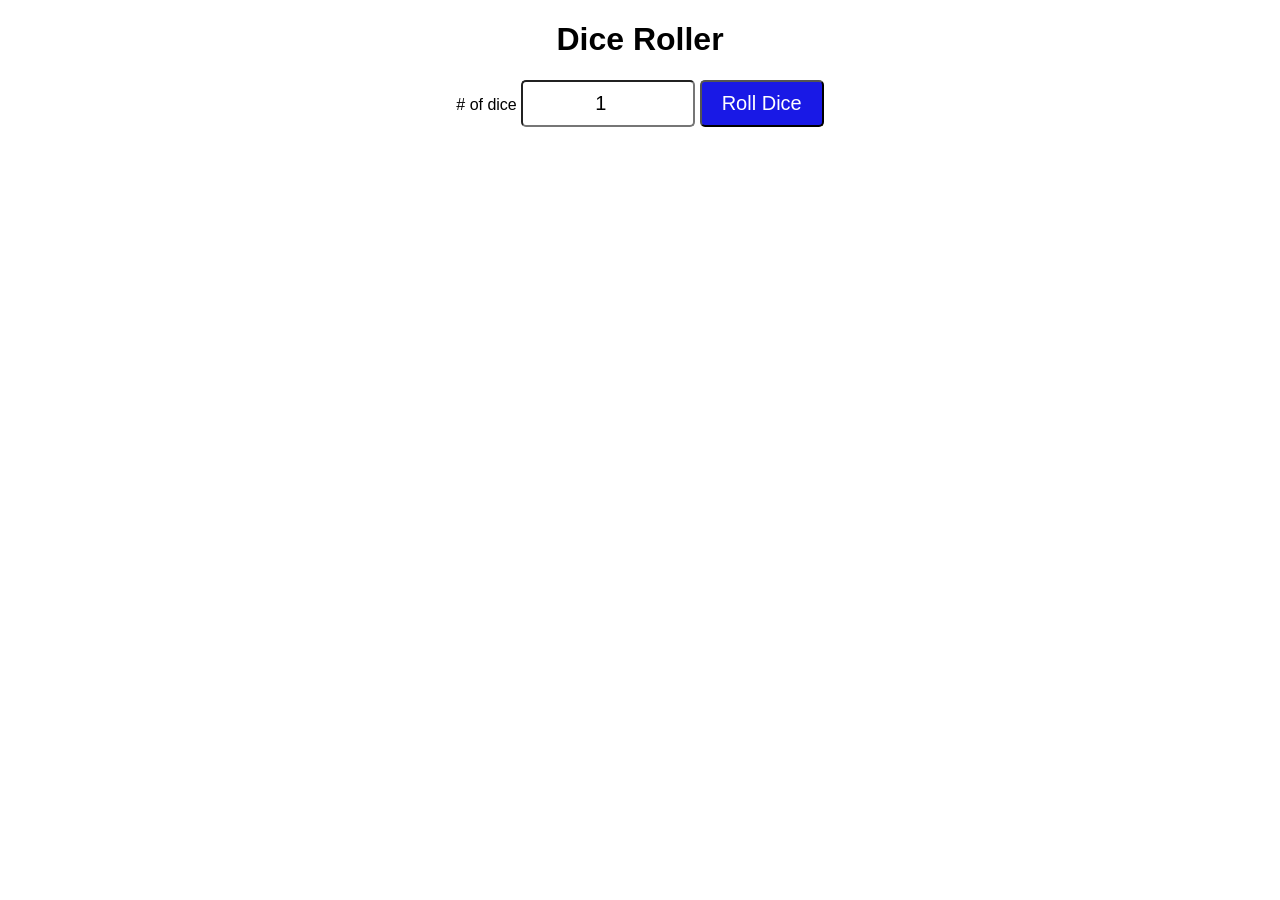
<file: dice-Roller/index.html>
<!doctype html>
<html lang="en">
  <head>
    <meta charset="UTF-8" />
    <meta name="viewport" content="width=device-width, initial-scale=1.0" />
    <title>Dice Roller</title>
    <style>
      #container {
        font-family: sans-serif;
        text-align: center;
      }
      input {
        width: 150px;
        padding: 10px;
        border-radius: 5px;
        text-align: center;
        font-size: 20px;
      }
      button {
        padding: 10px 20px;
        border-radius: 5px;
        background-color: hsl(240, 80%, 50%);
        color: white;
        font-size: 20px;
        font-weight: 500;
      }
      #diceResult {
        margin-top: 10px;
        font-size: 20px;
      }
    </style>
  </head>
  <body>
    <div id="container">
      <h1>Dice Roller</h1>
      <label># of dice</label>
      <input type="number" id="dice-number" value="1" min="1" />
      <button onclick="rollDice()">Roll Dice</button>
      <div id="diceResult"></div>
      <div id="diceImage"></div>
    </div>
  </body>
  <script src="dice.js"></script>
</html>
</file>
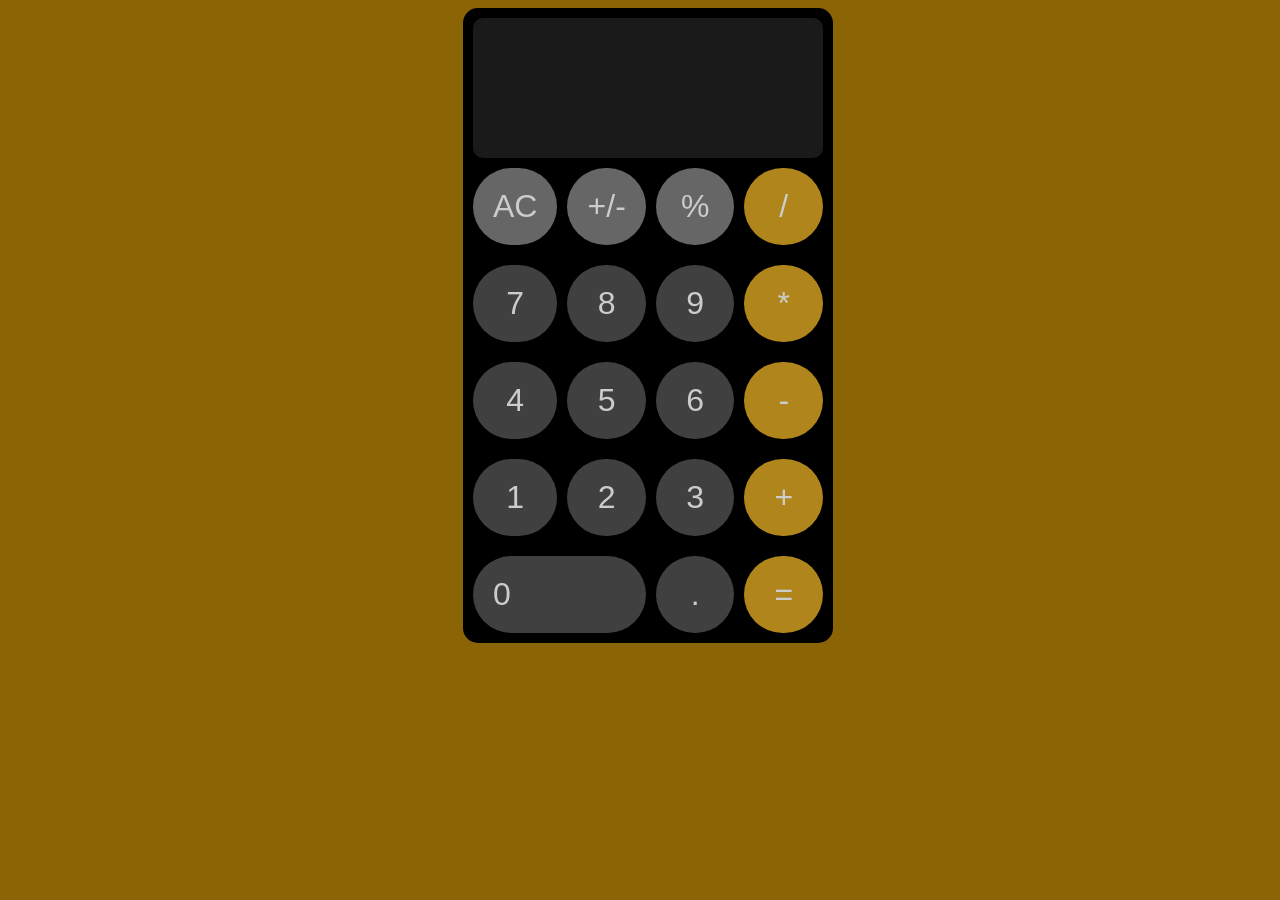
<file: calculate.html>
<!doctype html>
<html lang="en">
  <head>
    <meta charset="UTF-8" />
    <meta name="viewport" content="width=device-width, initial-scale=1.0" />
    <title>Calculate</title>
    <style>
      body {
        font-family: sans-serif;
        display: flex;
        justify-content: center;
        width: 100vw;
        background-color: rgb(138, 100, 5);
      }
      .container {
        max-width: 350px;
        border-radius: 15px;
        padding: 10px;
        display: flex;
        flex-direction: column;
        align-items: center;
        background-color: hsl(0, 0%, 0%);
      }
      .display {
        padding: 50px 0px;
        border: none;
        border-radius: 10px;
        font-size: 2.2rem;
        width: 100%;
        color: white;
        background-color: hsl(0, 0%, 10%);
      }
      .calculate {
        display: grid;
        grid-template-columns: repeat(4, 1fr);
        grid-gap: 10px;
      }
      .calculate button:nth-child(17) {
        text-align: left;
        grid-column: 2 span;
      }
      .bccGrey {
        background-color: hsl(0, 0%, 40%);
      }
      .bccGold {
        background-color: hsl(43, 73%, 40%);
      }
      .bccGold:hover {
        background-color: hsl(43, 68%, 49%);
      }
      button {
        margin-top: 10px;
        padding: 20px;
        font-size: 2rem;
        border-radius: 50px;
        border: none;
        background-color: hsl(0, 0%, 25%);
        color: hsl(0, 0%, 80%);
      }
      button:hover {
        color: hsl(0, 0%, 80%);
        background-color: hsl(0, 0%, 35%);
      }
    </style>
  </head>
  <body>
    <div class="container">
      <input class="display" readonly />
      <div class="calculate">
        <button onclick="clearDisplay()" class="bccGrey">AC</button>
        <button onclick="AppendToDisplay('+/-')" class="bccGrey">+/-</button>
        <button onclick="AppendToDisplay('%')" class="bccGrey">%</button>
        <button onclick="AppendToDisplay('/')" class="bccGold">/</button>
        <button onclick="AppendToDisplay('7')">7</button>
        <button onclick="AppendToDisplay('8')">8</button>
        <button onclick="AppendToDisplay('9')">9</button>
        <button onclick="AppendToDisplay('*')" class="bccGold">*</button>
        <button onclick="AppendToDisplay('4')">4</button>
        <button onclick="AppendToDisplay('5')">5</button>
        <button onclick="AppendToDisplay('6')">6</button>
        <button onclick="AppendToDisplay('-')" class="bccGold">-</button>
        <button onclick="AppendToDisplay('1')">1</button>
        <button onclick="AppendToDisplay('2')">2</button>
        <button onclick="AppendToDisplay('3')">3</button>
        <button onclick="AppendToDisplay('+')" class="bccGold">+</button>
        <button onclick="AppendToDisplay('0')">0</button>
        <button onclick="AppendToDisplay('.')">.</button>
        <button onclick="Total()" class="bccGold">=</button>
      </div>
    </div>
  </body>
  <script>
    const display = document.querySelector(".display");

    function AppendToDisplay(input) {
      display.value += input;
    }
    function clearDisplay() {
      display.value = "";
    }
    function Total() {
      try {
        display.value = eval(display.value);
      } catch (error) {
        display.value = "Error";
      }
    }
  </script>
</html>
</file>
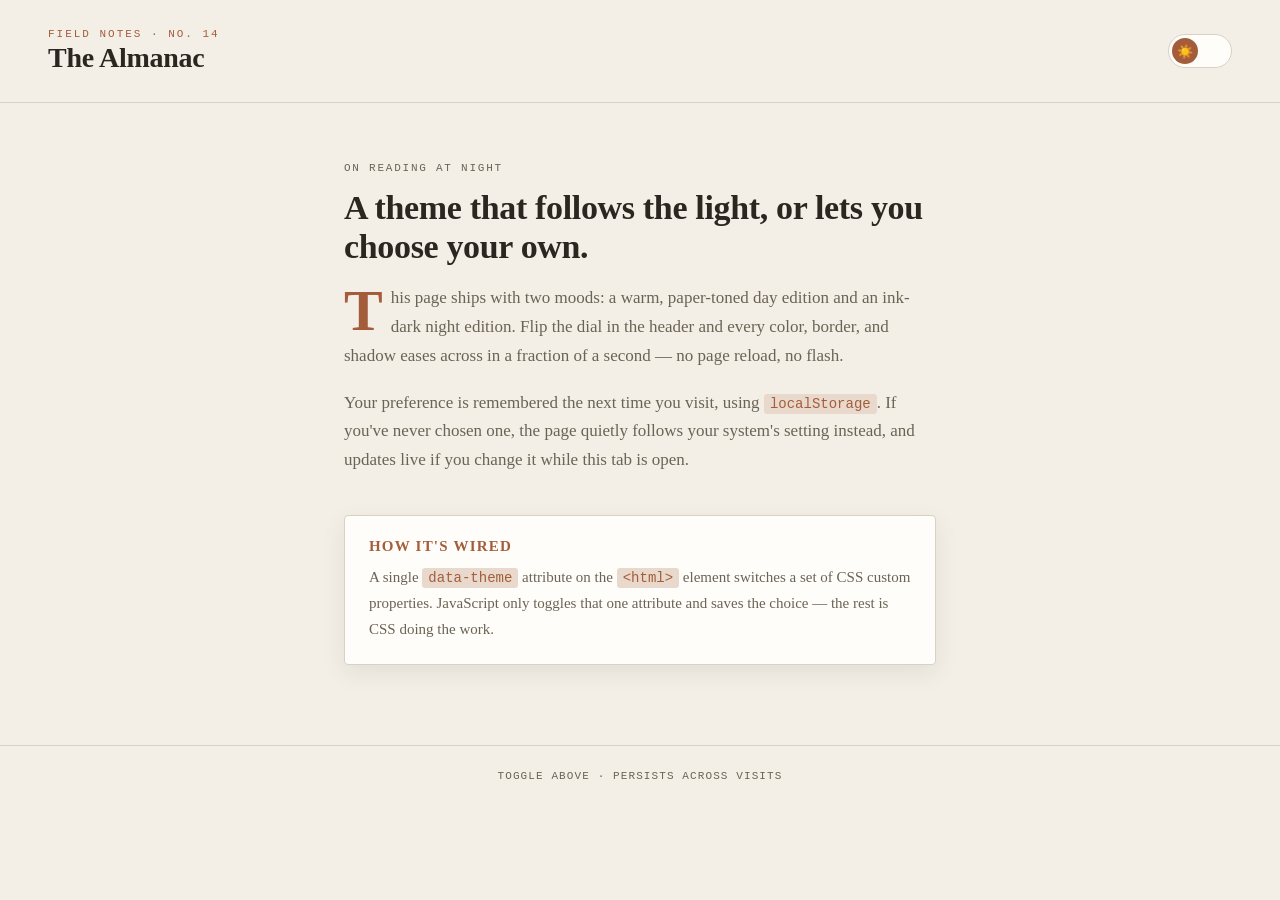
<file: darkmode.html>
<!doctype html>
<html lang="en">
  <head>
    <meta charset="UTF-8" />
    <meta name="viewport" content="width=device-width, initial-scale=1.0" />
    <title>Field Notes — Dark Mode Demo</title>
    <style>
      :root {
        --paper: #f3efe6;
        --ink: #2b2620;
        --ink-soft: #6b6355;
        --rule: #d9d2c2;
        --accent: #a45d3b;
        --accent-soft: #e8d9cc;
        --card: #fffdf9;
        --shadow: rgba(43, 38, 32, 0.08);
        --transition: 320ms cubic-bezier(0.4, 0, 0.2, 1);
      }

      [data-theme="dark"] {
        --paper: #14161b;
        --ink: #e9e4d8;
        --ink-soft: #9a9488;
        --rule: #2e323b;
        --accent: #e0a15e;
        --accent-soft: #2a2418;
        --card: #1b1e25;
        --shadow: rgba(0, 0, 0, 0.35);
      }

      * {
        box-sizing: border-box;
      }

      body {
        margin: 0;
        font-family: "Iowan Old Style", "Palatino Linotype", Georgia, serif;
        background: var(--paper);
        color: var(--ink);
        transition:
          background var(--transition),
          color var(--transition);
        min-height: 100vh;
      }

      header {
        display: flex;
        justify-content: space-between;
        align-items: center;
        padding: 28px 48px;
        border-bottom: 1px solid var(--rule);
        transition: border-color var(--transition);
      }

      .masthead {
        display: flex;
        flex-direction: column;
        gap: 2px;
      }

      .masthead .eyebrow {
        font-family: "Courier New", monospace;
        font-size: 11px;
        letter-spacing: 0.18em;
        text-transform: uppercase;
        color: var(--accent);
      }

      .masthead h1 {
        margin: 0;
        font-size: 28px;
        font-weight: 600;
        letter-spacing: -0.01em;
      }

      /* Toggle switch styled as a sun/moon dial */
      .dial {
        position: relative;
        width: 64px;
        height: 34px;
        border-radius: 999px;
        background: var(--card);
        border: 1px solid var(--rule);
        cursor: pointer;
        transition:
          background var(--transition),
          border-color var(--transition);
        flex-shrink: 0;
      }

      .dial-knob {
        position: absolute;
        top: 3px;
        left: 3px;
        width: 26px;
        height: 26px;
        border-radius: 50%;
        background: var(--accent);
        display: flex;
        align-items: center;
        justify-content: center;
        font-size: 13px;
        transition:
          transform var(--transition),
          background var(--transition);
      }

      [data-theme="dark"] .dial-knob {
        transform: translateX(30px);
      }

      main {
        max-width: 640px;
        margin: 0 auto;
        padding: 56px 24px 80px;
      }

      .kicker {
        font-family: "Courier New", monospace;
        font-size: 11px;
        letter-spacing: 0.16em;
        text-transform: uppercase;
        color: var(--ink-soft);
        margin-bottom: 10px;
      }

      h2 {
        font-size: 34px;
        line-height: 1.15;
        margin: 0 0 18px;
        letter-spacing: -0.01em;
      }

      p {
        font-size: 17px;
        line-height: 1.7;
        color: var(--ink-soft);
        margin: 0 0 18px;
      }

      .drop-cap::first-letter {
        float: left;
        font-size: 58px;
        line-height: 46px;
        padding: 4px 8px 0 0;
        color: var(--accent);
        font-weight: 700;
      }

      .card {
        margin-top: 40px;
        background: var(--card);
        border: 1px solid var(--rule);
        border-radius: 4px;
        padding: 22px 24px;
        box-shadow: 0 8px 24px var(--shadow);
        transition:
          background var(--transition),
          border-color var(--transition),
          box-shadow var(--transition);
      }

      .card h3 {
        margin: 0 0 10px;
        font-size: 15px;
        text-transform: uppercase;
        letter-spacing: 0.08em;
        color: var(--accent);
      }

      .card p {
        margin: 0;
        font-size: 15px;
      }

      code {
        background: var(--accent-soft);
        color: var(--accent);
        padding: 2px 6px;
        border-radius: 3px;
        font-size: 14px;
        font-family: "Courier New", monospace;
      }

      footer {
        text-align: center;
        padding: 24px;
        font-family: "Courier New", monospace;
        font-size: 11px;
        letter-spacing: 0.1em;
        text-transform: uppercase;
        color: var(--ink-soft);
        border-top: 1px solid var(--rule);
        transition: border-color var(--transition);
      }

      @media (max-width: 560px) {
        header {
          padding: 20px;
        }
        main {
          padding: 40px 20px 60px;
        }
        h2 {
          font-size: 27px;
        }
      }

      @media (prefers-reduced-motion: reduce) {
        * {
          transition: none !important;
        }
      }

      .dial:focus-visible {
        outline: 2px solid var(--accent);
        outline-offset: 3px;
      }
    </style>
  </head>
  <body>
    <header>
      <div class="masthead">
        <span class="eyebrow">Field Notes · No. 14</span>
        <h1>The Almanac</h1>
      </div>
      <button
        class="dial"
        id="themeDial"
        aria-label="Toggle dark mode"
        aria-pressed="false"
      >
        <span class="dial-knob" id="dialKnob">☀️</span>
      </button>
    </header>

    <main>
      <p class="kicker">On Reading at Night</p>
      <h2>A theme that follows the light, or lets you choose your own.</h2>

      <p class="drop-cap">
        This page ships with two moods: a warm, paper-toned day edition and an
        ink-dark night edition. Flip the dial in the header and every color,
        border, and shadow eases across in a fraction of a second — no page
        reload, no flash.
      </p>

      <p>
        Your preference is remembered the next time you visit, using
        <code>localStorage</code>. If you've never chosen one, the page quietly
        follows your system's setting instead, and updates live if you change it
        while this tab is open.
      </p>

      <div class="card">
        <h3>How it's wired</h3>
        <p>
          A single <code>data-theme</code> attribute on the
          <code>&lt;html&gt;</code>
          element switches a set of CSS custom properties. JavaScript only
          toggles that one attribute and saves the choice — the rest is CSS
          doing the work.
        </p>
      </div>
    </main>

    <footer>Toggle above · Persists across visits</footer>

    <script>
      const root = document.documentElement;
      const dial = document.getElementById("themeDial");
      const knob = document.getElementById("dialKnob");
      const STORAGE_KEY = "preferred-theme";

      function applyTheme(theme) {
        if (theme === "dark") {
          root.setAttribute("data-theme", "dark");
          knob.textContent = "🌙";
          dial.setAttribute("aria-pressed", "true");
        } else {
          root.removeAttribute("data-theme");
          knob.textContent = "☀️";
          dial.setAttribute("aria-pressed", "false");
        }
      }

      function getStoredTheme() {
        try {
          return localStorage.getItem(STORAGE_KEY);
        } catch (e) {
          return null;
        }
      }

      function storeTheme(theme) {
        try {
          localStorage.setItem(STORAGE_KEY, theme);
        } catch (e) {
          /* storage unavailable — theme still works for this session */
        }
      }

      // Initial theme: stored choice, else system preference
      const stored = getStoredTheme();
      const systemPrefersDark = window.matchMedia(
        "(prefers-color-scheme: dark)",
      ).matches;
      applyTheme(stored || (systemPrefersDark ? "dark" : "light"));

      dial.addEventListener("click", () => {
        const isDark = root.getAttribute("data-theme") === "dark";
        const next = isDark ? "light" : "dark";
        applyTheme(next);
        storeTheme(next);
      });

      // Follow system changes only if the user hasn't made an explicit choice
      window
        .matchMedia("(prefers-color-scheme: dark)")
        .addEventListener("change", (e) => {
          if (!getStoredTheme()) {
            applyTheme(e.matches ? "dark" : "light");
          }
        });
    </script>
  </body>
</html>
</file>
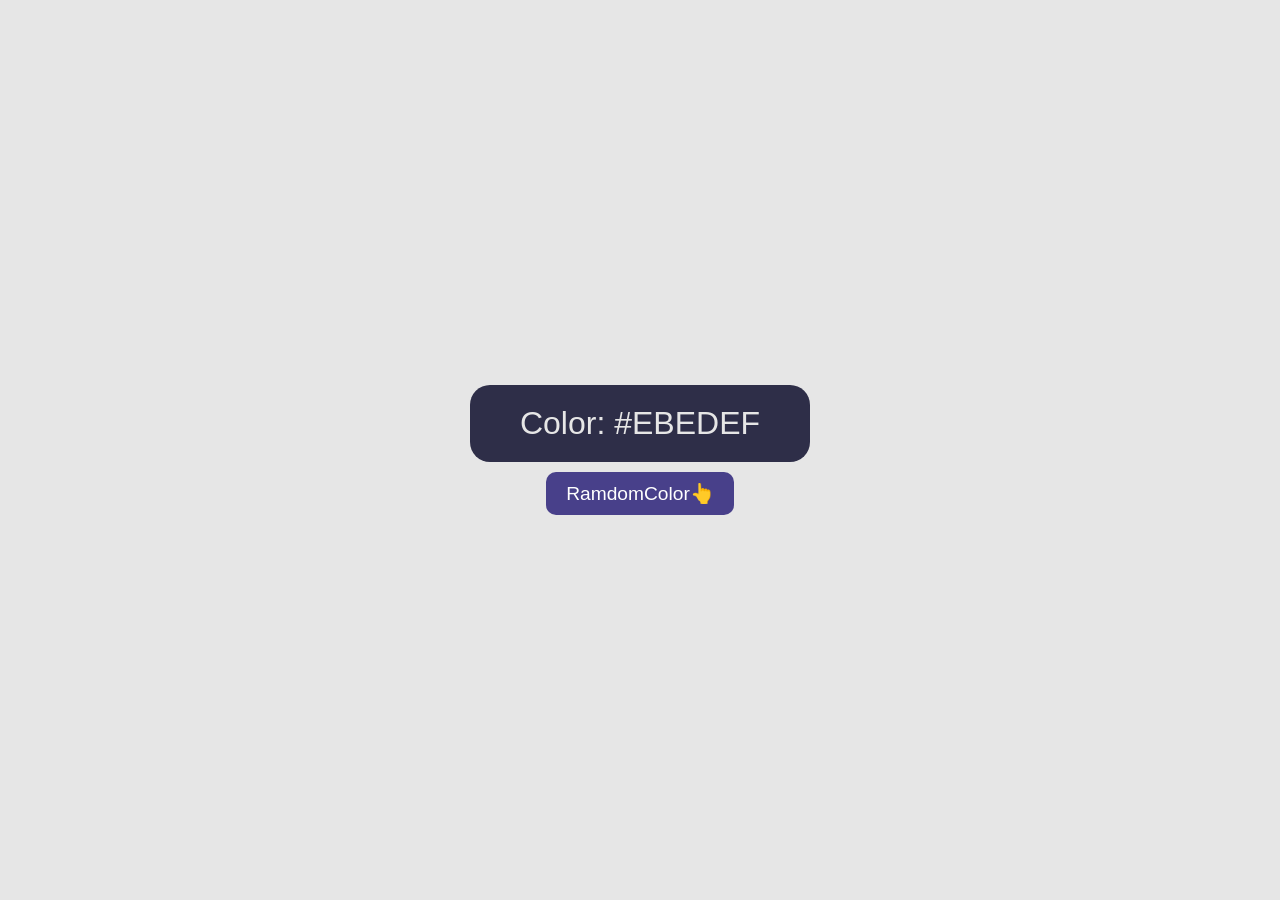
<file: ramdomColor.html>
<!doctype html>
<html lang="en">
  <head>
    <meta charset="UTF-8" />
    <meta name="viewport" content="width=device-width, initial-scale=1.0" />
    <title>Ramdom Color</title>
    <style>
      * {
        margin: 0;
        padding: 0;
        box-sizing: border-box;
      }
      body {
        font-family: sans-serif;
        display: grid;
        place-items: center;
        height: 100vh;
        background-color: hsl(0, 0%, 90%);
      }
      .container {
        text-align: center;
      }
      section {
        font-size: 2rem;
        color: hsl(0, 0%, 90%);
        background-color: rgb(46, 46, 72);
        text-align: center;
        padding: 20px 50px;
        border-radius: 20px;
      }
      button {
        text-align: center;
        padding: 10px 20px;
        font-size: 1.2rem;
        margin-top: 10px;
        border-radius: 10px;
        background-color: rgba(29, 18, 113, 0.781);
        border: none;
        color: white;
        cursor: pointer;
        transition: all 0.3s linear;
      }
      button:active {
        transform: scale(0.9);
      }
    </style>
  </head>
  <body>
    <div class="container">
      <section>Color: <span>#EBEDEF</span></section>
      <button>RamdomColor👆</button>
    </div>
  </body>
  <script>
    const btn = document.querySelector("button");
    const span = document.querySelector("span");
    btn.addEventListener("click", function () {
      const arr = [0, 1, 2, 3, 4, 5, 6, 7, 8, 9, "A", "B", "C", "D", "E", "F"];
      let hex = "#";
      for (let i = 0; i < 6; i++) {
        hex = hex + arr[ramdom()];
      }
      console.log(hex);

      span.innerHTML = hex;
      document.body.style.backgroundColor = hex;
      function ramdom() {
        return Math.floor(Math.random() * arr.length);
      }
    });
  </script>
</html>
</file>
